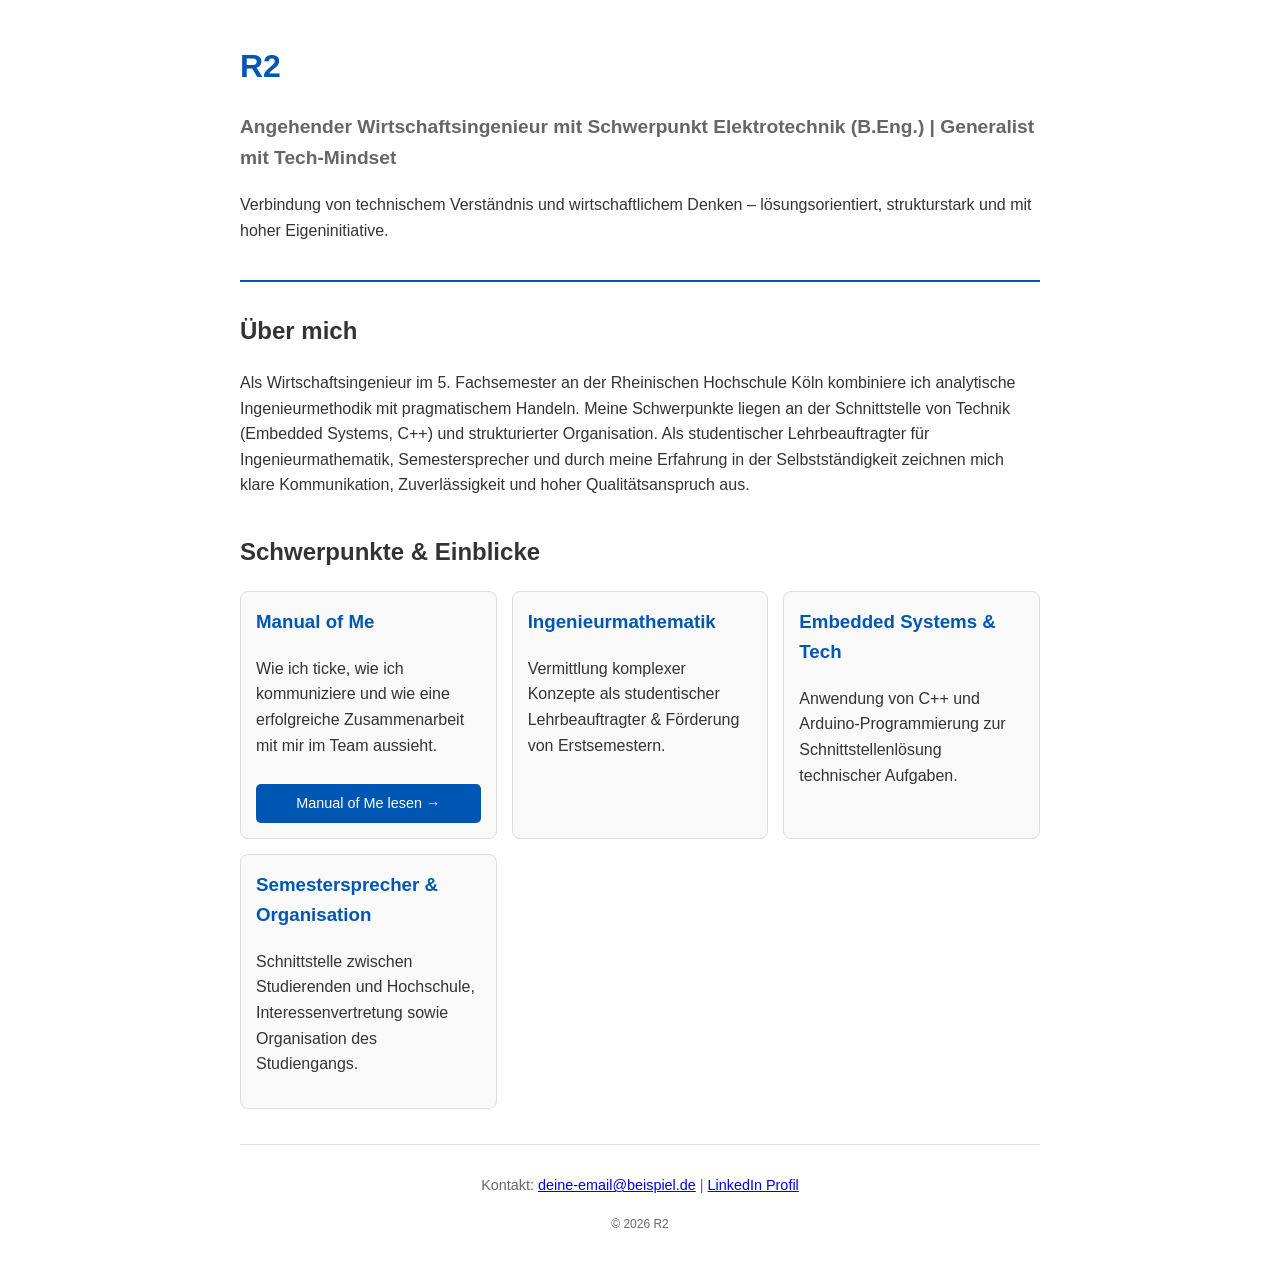
<file: index.html>
<!DOCTYPE html>
<!-- Zeigt dem Browser, dass es sich um ein modernes HTML5-Dokument handelt -->
<html lang="de">

<head>
    <!-- Zeichenkodierung (UTF-8) für fehlerfreie Umlaute (ä, ö, ü) -->
    <meta charset="UTF-8">
    
    <!-- Macht die Website auf Smartphones und Tablets passgenau (Responsive Design) -->
    <meta name="viewport" content="width=device-width, initial-scale=1.0">
    
    <!-- Der Name der Seite im Browser-Tab -->
    <title>Portfolio | Angehender Wirtschaftsingenieur</title>

    <!-- CSS-Bereich: Hier wird das Aussehen (Farben, Abstände, Layout) gesteuert -->
    <style>
        /* Grunddesign für die gesamte Seite */
        body { 
            font-family: Arial, sans-serif; 
            line-height: 1.6; 
            max-width: 800px; /* Begrenzt die Inhaltsbreite für optimale Lesbarkeit */
            margin: 0 auto;  /* Zentriert die gesamte Seite auf dem Bildschirm */
            padding: 20px; 
            color: #333;     /* Dunkelgrauer Text für angenehmen Kontrast */
        }

        /* Styling für den Kopfbereich */
        header { 
            border-bottom: 2px solid #0056b3; /* Blaue Trennlinie unter dem Header */
            padding-bottom: 20px; 
            margin-bottom: 30px; 
        }

        /* Hauptüberschrift (Dein Name) */
        h1 { 
            color: #0056b3; 
            margin-bottom: 5px; 
        }

        /* Styling für die Unterüberschrift */
        .subtitle { 
            font-size: 1.2em; 
            color: #666; 
            font-weight: bold; 
        }

        /* Abstand zwischen den Hauptabschnitten der Seite */
        section { 
            margin-bottom: 35px; 
        }

        /* Automatisches Kachel-Grid: Ordnet Kacheln nebeneinander oder auf Handys untereinander an */
        .grid { 
            display: grid; 
            grid-template-columns: repeat(auto-fit, minmax(220px, 1fr)); 
            gap: 15px; 
            margin-top: 15px; 
        }

        /* Einzelne Kachel-Box */
        .card { 
            border: 1px solid #ddd; 
            padding: 15px; 
            border-radius: 8px; /* Abgerundete Ecken */
            background: #f9f9f9; 
            display: flex; 
            flex-direction: column; 
            justify-content: space-between; /* Drückt den Button immer ganz nach unten */
        }

        /* Überschriften innerhalb der Kacheln */
        .card h3 { 
            margin-top: 0; 
            color: #0056b3; 
        }

        /* Verwandelt den Link in einen blauen Button */
        .btn { 
            display: inline-block; 
            padding: 8px 15px; 
            background-color: #0056b3; 
            color: white; 
            text-decoration: none; /* Entfernt den Unterstrich des Links */
            border-radius: 5px; 
            font-size: 0.9em; 
            margin-top: 10px; 
            text-align: center; 
        }

        /* Styling der Fußzeile */
        footer { 
            border-top: 1px solid #ddd; 
            padding-top: 15px; 
            font-size: 0.9em; 
            color: #666; 
            text-align: center; 
        }
    </style>
</head>

<body>

    <!-- 1. HERO-HEADER: Der erste Eindruck beim Öffnen der Seite -->
    <header>
        <h1>R2</h1>
        <p class="subtitle">Angehender Wirtschaftsingenieur mit Schwerpunkt Elektrotechnik (B.Eng.) | Generalist mit Tech-Mindset</p>
        <p>Verbindung von technischem Verständnis und wirtschaftlichem Denken – lösungsorientiert, strukturstark und mit hoher Eigeninitiative.</p>
    </header>

    <!-- 2. ABOUT: Kurze Zusammenfassung deines beruflichen Profils -->
    <section>
        <h2>Über mich</h2>
        <p>
            Als Wirtschaftsingenieur im 5. Fachsemester an der Rheinischen Hochschule Köln kombiniere ich analytische Ingenieurmethodik mit pragmatischem Handeln. Meine Schwerpunkte liegen an der Schnittstelle von Technik (Embedded Systems, C++) und strukturierter Organisation. Als studentischer Lehrbeauftragter für Ingenieurmathematik, Semestersprecher und durch meine Erfahrung in der Selbstständigkeit zeichnen mich klare Kommunikation, Zuverlässigkeit und hoher Qualitätsanspruch aus.
        </p>
    </section>

    <!-- 3. HIGHLIGHTS: Übersicht deiner wichtigsten Bereiche in Kachelform -->
    <section>
        <h2>Schwerpunkte & Einblicke</h2>
        <div class="grid">
            
            <!-- Kachel 1: Verlinkung zum Manual of Me -->
            <div class="card">
                <div>
                    <h3>Manual of Me</h3>
                    <p>Wie ich ticke, wie ich kommuniziere und wie eine erfolgreiche Zusammenarbeit mit mir im Team aussieht.</p>
                </div>
                <!-- href zeigt genau auf deine zweite HTML-Datei -->
                <a href="manualofme.html" class="btn">Manual of Me lesen →</a>
            </div>

            <!-- Kachel 2: Lehrauftrag -->
            <div class="card">
                <div>
                    <h3>Ingenieurmathematik</h3>
                    <p>Vermittlung komplexer Konzepte als studentischer Lehrbeauftragter & Förderung von Erstsemestern.</p>
                </div>
            </div>

            <!-- Kachel 3: Tech-Fokus -->
            <div class="card">
                <div>
                    <h3>Embedded Systems & Tech</h3>
                    <p>Anwendung von C++ und Arduino-Programmierung zur Schnittstellenlösung technischer Aufgaben.</p>
                </div>
            </div>

            <!-- Kachel 4: Führungs- & Organrolle -->
            <div class="card">
                <div>
                    <h3>Semestersprecher & Organisation</h3>
                    <p>Schnittstelle zwischen Studierenden und Hochschule, Interessenvertretung sowie Organisation des Studiengangs.</p>
                </div>
            </div>

        </div>
    </section>

    <!-- 4. FOOTER: Kontakt & Copyright ganz unten -->
    <footer>
        <!-- mailto: öffnet beim Klick direkt das E-Mail-Programm des Besuchers -->
        <!-- target="_blank" öffnet LinkedIn in einem neuen Tab -->
        <p>Kontakt: <a href="mailto:deine-email@beispiel.de">deine-email@beispiel.de</a> | <a href="https://linkedin.com/in/deinprofil" target="_blank">LinkedIn Profil</a></p>
        <p><small>&copy; 2026 R2</small></p>
    </footer>

</body>
</html>
</file>
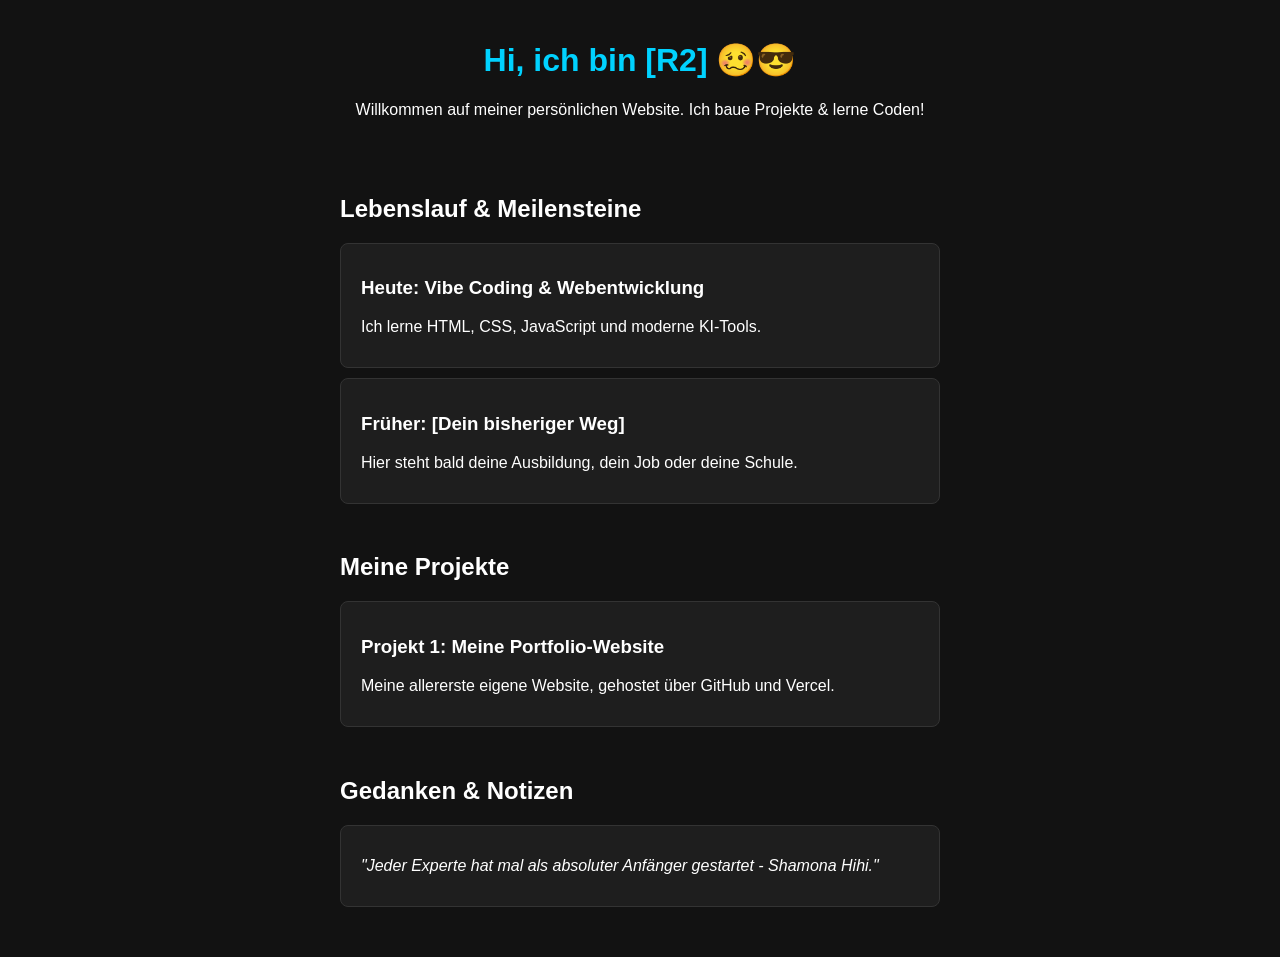
<file: johnny.html>
<!DOCTYPE html>
<html lang="de">
<head>
    <meta charset="UTF-8">
    <meta name="viewport" content="width=device-width, initial-scale=1.0">
    <title>Mein Portfolio</title>
    <link rel="stylesheet" href="style.css">
</head>
<body>

    <header>
        <h1>Hi, ich bin [R2] 🥴😎</h1>
        <p>Willkommen auf meiner persönlichen Website. Ich baue Projekte & lerne Coden!</p>
    </header>

    <section class="container">
        <h2> Lebenslauf & Meilensteine</h2>
        <div class="card">
            <h3>Heute: Vibe Coding & Webentwicklung</h3>
            <p>Ich lerne HTML, CSS, JavaScript und moderne KI-Tools.</p>
        </div>
        <div class="card">
            <h3>Früher: [Dein bisheriger Weg]</h3>
            <p>Hier steht bald deine Ausbildung, dein Job oder deine Schule.</p>
        </div>
    </section>

    <section class="container">
        <h2> Meine Projekte</h2>
        <div class="card">
            <h3>Projekt 1: Meine Portfolio-Website</h3>
            <p>Meine allererste eigene Website, gehostet über GitHub und Vercel.</p>
        </div>
    </section>

    <section class="container">
        <h2> Gedanken & Notizen</h2>
        <div class="card">
            <p><em>"Jeder Experte hat mal als absoluter Anfänger gestartet - Shamona Hihi."</em></p>
        </div>
    </section>

</body>
</html>
</file>
<file: style.css>
body {
    font-family: Arial, sans-serif;
    background-color: #121212;
    color: #ffffff;
    margin: 0;
    padding: 20px;
    display: flex;
    flex-direction: column;
    align-items: center;
}

header {
    text-align: center;
    margin-bottom: 40px;
}

h1 {
    color: #00d2ff;
}

.container {
    width: 100%;
    max-width: 600px;
    margin-bottom: 30px;
}

.card {
    background-color: #1e1e1e;
    padding: 15px 20px;
    border-radius: 8px;
    margin-top: 10px;
    border: 1px solid #333;
}
</file>
